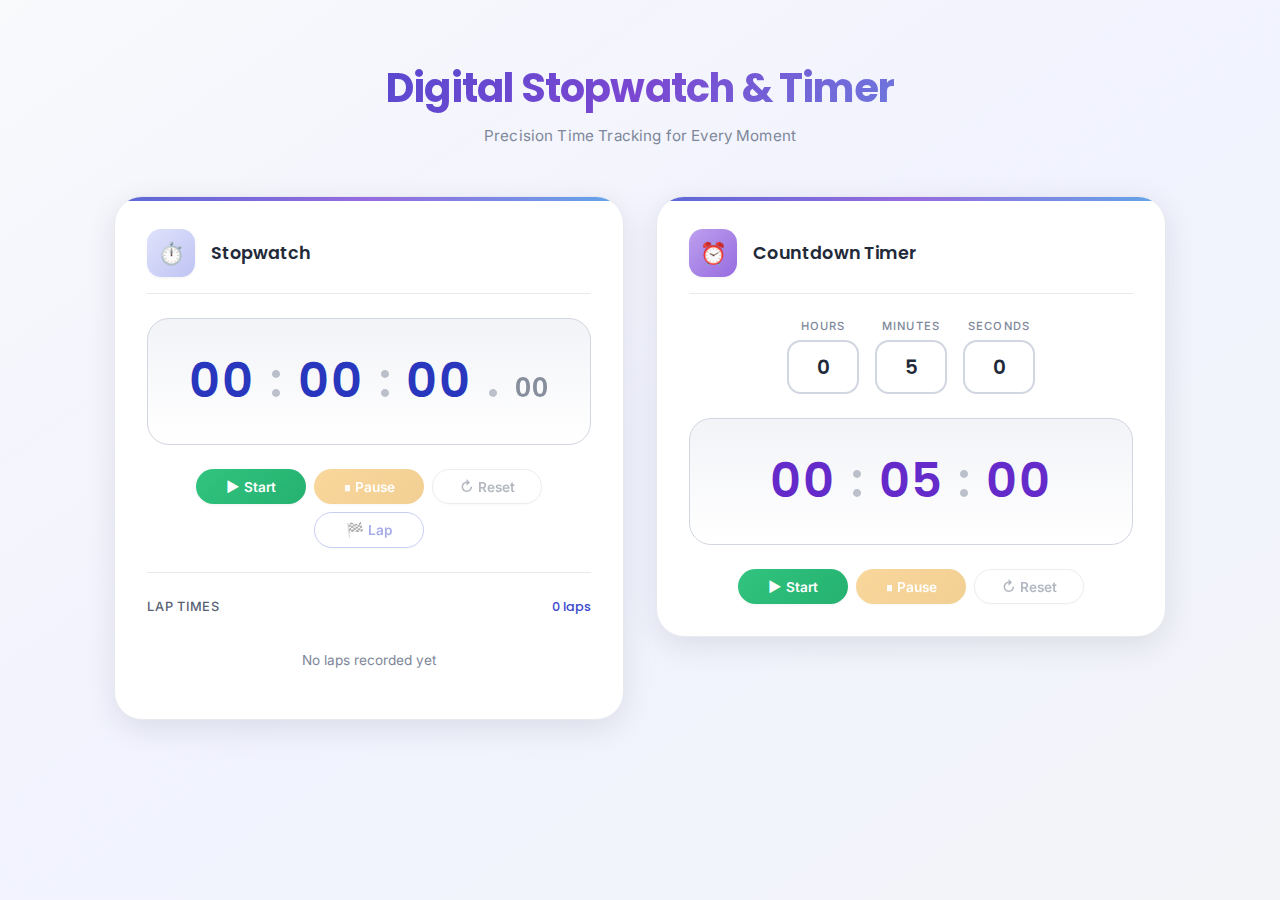
<file: index.html>
<!DOCTYPE html>
<html lang="en">

<head>
    <meta charset="UTF-8">
    <meta name="viewport" content="width=device-width, initial-scale=1.0">
    <meta name="description" content="Professional Digital Stopwatch & Countdown Timer App - Track time with precision">
    <title>Digital Stopwatch & Timer</title>

    <!-- Google Fonts -->
    <link rel="preconnect" href="https://fonts.googleapis.com">
    <link rel="preconnect" href="https://fonts.gstatic.com" crossorigin>
    <link
        href="https://fonts.googleapis.com/css2?family=Poppins:wght@400;500;600;700&family=Inter:wght@400;500;600&display=swap"
        rel="stylesheet">

    <!-- Stylesheet -->
    <link rel="stylesheet" href="style.css">
    <link rel="stylesheet" href="Animation.css">
</head>

<body>
    <!-- MAIN CONTAINER -->
    <div class="container">


        <!-- HEADER SECTION -->
        <header class="header">
            <h1 class="logo">Digital Stopwatch & Timer</h1>
            <p class="tagline">Precision Time Tracking for Every Moment</p>
        </header>

        <main class="main-content">

            <section class="card stopwatch-card">
                <!-- Card Header -->
                <div class="card-header">
                    <div class="card-icon stopwatch-icon">⏱️</div>
                    <h2 class="card-title">Stopwatch</h2>
                </div>

                <!-- Time Display -->
                <div class="time-display" id="stopwatch-display">
                    <span class="time-hours">00</span>
                    <span class="time-separator">:</span>
                    <span class="time-minutes">00</span>
                    <span class="time-separator">:</span>
                    <span class="time-seconds">00</span>
                    <span class="time-separator">.</span>
                    <span class="time-milliseconds">00</span>
                </div>

                <!-- Control Buttons -->
                <div class="btn-group">
                    <button class="btn btn-start" id="stopwatch-start" aria-label="Start stopwatch">
                        <span class="btn-icon">▶</span>
                        <span class="btn-text">Start</span>
                    </button>
                    <button class="btn btn-pause" id="stopwatch-pause" disabled aria-label="Pause stopwatch">
                        <span class="btn-icon">⏸</span>
                        <span class="btn-text">Pause</span>
                    </button>
                    <button class="btn btn-reset" id="stopwatch-reset" disabled aria-label="Reset stopwatch">
                        <span class="btn-icon">↻</span>
                        <span class="btn-text">Reset</span>
                    </button>
                    <button class="btn btn-lap" id="stopwatch-lap" disabled aria-label="Record lap">
                        <span class="btn-icon">🏁</span>
                        <span class="btn-text">Lap</span>
                    </button>
                </div>

                <!-- Lap Recording Section -->
                <div class="lap-section">
                    <div class="lap-header">
                        <span class="lap-title">Lap Times</span>
                        <span class="lap-count" id="lap-count">0 laps</span>
                    </div>
                    <div class="lap-list" id="lap-list">
                        <p class="lap-empty">No laps recorded yet</p>
                    </div>
                </div>
            </section>

            <!-- COUNTDOWN TIMER CARD -->

            <section class="card timer-card">
                <!-- Card Header -->
                <div class="card-header">
                    <div class="card-icon timer-icon">⏰</div>
                    <h2 class="card-title">Countdown Timer</h2>
                </div>

                <!-- Timer Input Fields -->
                <div class="timer-input-group" id="timer-inputs">
                    <div class="input-wrapper">
                        <label for="timer-hours">Hours</label>
                        <input type="number" id="timer-hours" class="timer-input" min="0" max="99" value="0"
                            placeholder="00" aria-label="Set hours">
                    </div>
                    <div class="input-wrapper">
                        <label for="timer-minutes">Minutes</label>
                        <input type="number" id="timer-minutes" class="timer-input" min="0" max="59" value="5"
                            placeholder="00" aria-label="Set minutes">
                    </div>
                    <div class="input-wrapper">
                        <label for="timer-seconds">Seconds</label>
                        <input type="number" id="timer-seconds" class="timer-input" min="0" max="59" value="0"
                            placeholder="00" aria-label="Set seconds">
                    </div>
                </div>

                <!-- Timer Display -->
                <div class="time-display timer-display" id="timer-display">
                    <span class="time-hours">00</span>
                    <span class="time-separator">:</span>
                    <span class="time-minutes">05</span>
                    <span class="time-separator">:</span>
                    <span class="time-seconds">00</span>
                </div>

                <!-- Control Buttons -->
                <div class="btn-group">
                    <button class="btn btn-start" id="timer-start" aria-label="Start timer">
                        <span class="btn-icon">▶</span>
                        <span class="btn-text">Start</span>
                    </button>
                    <button class="btn btn-pause" id="timer-pause" disabled aria-label="Pause timer">
                        <span class="btn-icon">⏸</span>
                        <span class="btn-text">Pause</span>
                    </button>
                    <button class="btn btn-reset" id="timer-reset" disabled aria-label="Reset timer">
                        <span class="btn-icon">↻</span>
                        <span class="btn-text">Reset</span>
                    </button>
                </div>
            </section>
        </main>

        <!-- TIMER COMPLETE OVERLAY/POPUP -->
        <div class="overlay hidden" id="timer-complete-overlay">
            <div class="overlay-content">
                <div class="overlay-icon">🔔</div>
                <h2 class="overlay-title">Time's Up!</h2>
                <p class="overlay-message">Your countdown timer has finished.</p>
                <button class="btn btn-start" id="timer-dismiss" aria-label="Dismiss alert">
                    <span class="btn-icon">✓</span>
                    <span class="btn-text">Dismiss</span>
                </button>
            </div>
        </div>

        <!-- JavaScript -->
        <script src="script.js"></script>
        <script src="utility.js"></script>
</body>

</html>
</file>
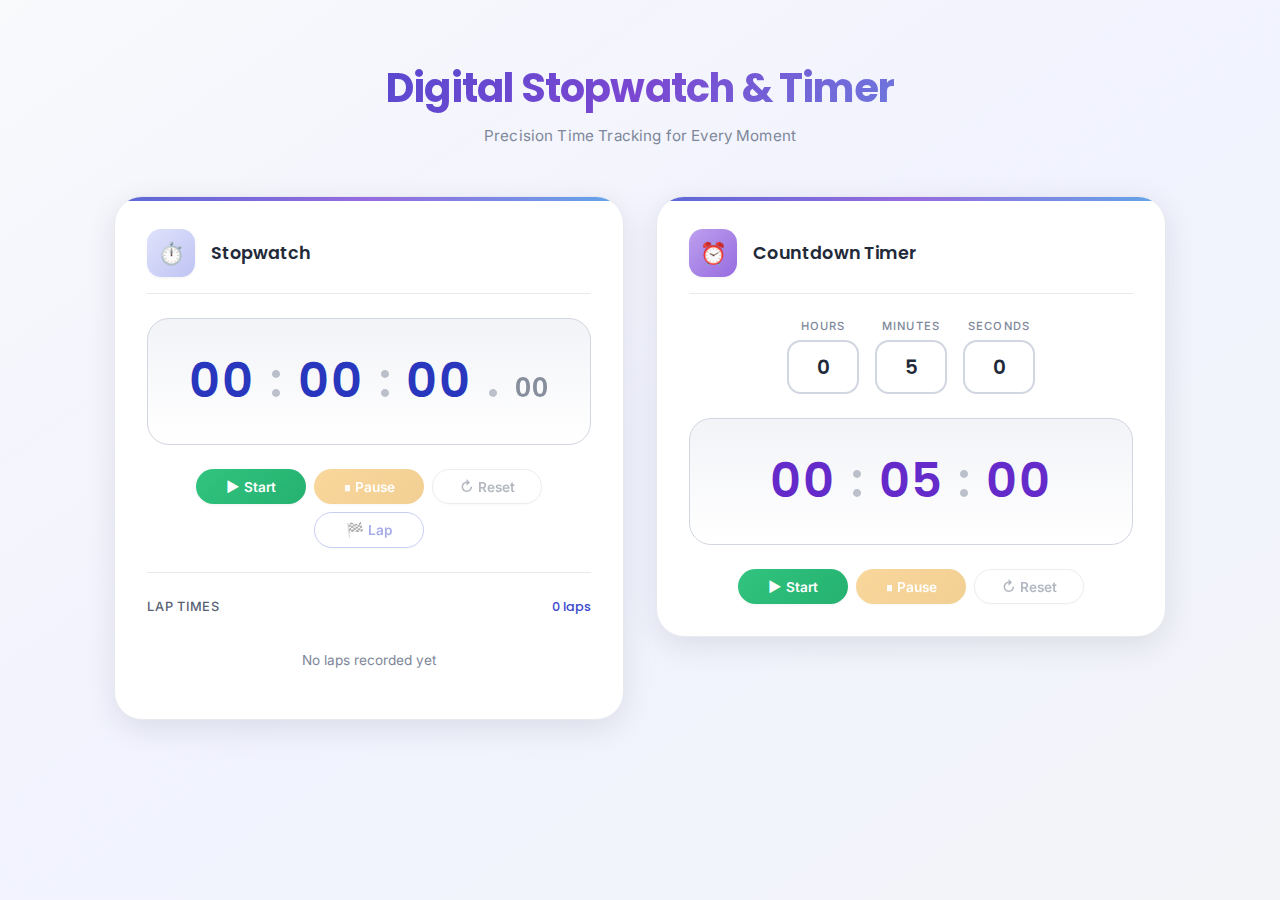
<file: timer.html>
<!DOCTYPE html>
<html lang="en">

<head>
    <meta charset="UTF-8">
    <meta name="viewport" content="width=device-width, initial-scale=1.0">
    <meta name="description" content="Professional Digital Stopwatch & Countdown Timer App - Track time with precision">
    <title>Digital Stopwatch & Timer</title>

    <!-- Google Fonts -->
    <link rel="preconnect" href="https://fonts.googleapis.com">
    <link rel="preconnect" href="https://fonts.gstatic.com" crossorigin>
    <link
        href="https://fonts.googleapis.com/css2?family=Poppins:wght@400;500;600;700&family=Inter:wght@400;500;600&display=swap"
        rel="stylesheet">

    <!-- Stylesheet -->
    <link rel="stylesheet" href="timer.css">
    <link rel="stylesheet" href="Animation.css">
</head>

<body>
    <!-- MAIN CONTAINER -->
    <div class="container">


        <!-- HEADER SECTION -->
        <header class="header">
            <h1 class="logo">Digital Stopwatch & Timer</h1>
            <p class="tagline">Precision Time Tracking for Every Moment</p>
        </header>

        <main class="main-content">

            <section class="card stopwatch-card">
                <!-- Card Header -->
                <div class="card-header">
                    <div class="card-icon stopwatch-icon">⏱️</div>
                    <h2 class="card-title">Stopwatch</h2>
                </div>

                <!-- Time Display -->
                <div class="time-display" id="stopwatch-display">
                    <span class="time-hours">00</span>
                    <span class="time-separator">:</span>
                    <span class="time-minutes">00</span>
                    <span class="time-separator">:</span>
                    <span class="time-seconds">00</span>
                    <span class="time-separator">.</span>
                    <span class="time-milliseconds">00</span>
                </div>

                <!-- Control Buttons -->
                <div class="btn-group">
                    <button class="btn btn-start" id="stopwatch-start" aria-label="Start stopwatch">
                        <span class="btn-icon">▶</span>
                        <span class="btn-text">Start</span>
                    </button>
                    <button class="btn btn-pause" id="stopwatch-pause" disabled aria-label="Pause stopwatch">
                        <span class="btn-icon">⏸</span>
                        <span class="btn-text">Pause</span>
                    </button>
                    <button class="btn btn-reset" id="stopwatch-reset" disabled aria-label="Reset stopwatch">
                        <span class="btn-icon">↻</span>
                        <span class="btn-text">Reset</span>
                    </button>
                    <button class="btn btn-lap" id="stopwatch-lap" disabled aria-label="Record lap">
                        <span class="btn-icon">🏁</span>
                        <span class="btn-text">Lap</span>
                    </button>
                </div>

                <!-- Lap Recording Section -->
                <div class="lap-section">
                    <div class="lap-header">
                        <span class="lap-title">Lap Times</span>
                        <span class="lap-count" id="lap-count">0 laps</span>
                    </div>
                    <div class="lap-list" id="lap-list">
                        <p class="lap-empty">No laps recorded yet</p>
                    </div>
                </div>
            </section>

            <!-- COUNTDOWN TIMER CARD -->

            <section class="card timer-card">
                <!-- Card Header -->
                <div class="card-header">
                    <div class="card-icon timer-icon">⏰</div>
                    <h2 class="card-title">Countdown Timer</h2>
                </div>

                <!-- Timer Input Fields -->
                <div class="timer-input-group" id="timer-inputs">
                    <div class="input-wrapper">
                        <label for="timer-hours">Hours</label>
                        <input type="number" id="timer-hours" class="timer-input" min="0" max="99" value="0"
                            placeholder="00" aria-label="Set hours">
                    </div>
                    <div class="input-wrapper">
                        <label for="timer-minutes">Minutes</label>
                        <input type="number" id="timer-minutes" class="timer-input" min="0" max="59" value="5"
                            placeholder="00" aria-label="Set minutes">
                    </div>
                    <div class="input-wrapper">
                        <label for="timer-seconds">Seconds</label>
                        <input type="number" id="timer-seconds" class="timer-input" min="0" max="59" value="0"
                            placeholder="00" aria-label="Set seconds">
                    </div>
                </div>

                <!-- Timer Display -->
                <div class="time-display timer-display" id="timer-display">
                    <span class="time-hours">00</span>
                    <span class="time-separator">:</span>
                    <span class="time-minutes">05</span>
                    <span class="time-separator">:</span>
                    <span class="time-seconds">00</span>
                </div>

                <!-- Control Buttons -->
                <div class="btn-group">
                    <button class="btn btn-start" id="timer-start" aria-label="Start timer">
                        <span class="btn-icon">▶</span>
                        <span class="btn-text">Start</span>
                    </button>
                    <button class="btn btn-pause" id="timer-pause" disabled aria-label="Pause timer">
                        <span class="btn-icon">⏸</span>
                        <span class="btn-text">Pause</span>
                    </button>
                    <button class="btn btn-reset" id="timer-reset" disabled aria-label="Reset timer">
                        <span class="btn-icon">↻</span>
                        <span class="btn-text">Reset</span>
                    </button>
                </div>
            </section>
        </main>

        <!-- TIMER COMPLETE OVERLAY/POPUP -->
        <div class="overlay hidden" id="timer-complete-overlay">
            <div class="overlay-content">
                <div class="overlay-icon">🔔</div>
                <h2 class="overlay-title">Time's Up!</h2>
                <p class="overlay-message">Your countdown timer has finished.</p>
                <button class="btn btn-start" id="timer-dismiss" aria-label="Dismiss alert">
                    <span class="btn-icon">✓</span>
                    <span class="btn-text">Dismiss</span>
                </button>
            </div>
        </div>

        <!-- JavaScript -->
        <script src="script.js"></script>
        <script src="utility.js"></script>
</body>

</html>
</file>
<file: Animation.css>
/* CSS VARIABLES - CLEAN WHITE GRADIENT THEME */
:root {
    /* Base Colors */
    --white: hsl(0, 0%, 100%);
    --off-white: hsl(220, 30%, 98%);
    --light-gray: hsl(220, 25%, 96%);
    --medium-gray: hsl(220, 20%, 88%);
    --dark-gray: hsl(220, 15%, 45%);

    /* Primary - Indigo/Blue */
    --primary-50: hsl(234, 85%, 97%);
    --primary-100: hsl(234, 75%, 93%);
    --primary-200: hsl(234, 70%, 85%);
    --primary-300: hsl(234, 65%, 72%);
    --primary-400: hsl(234, 60%, 60%);
    --primary-500: hsl(234, 60%, 52%);
    --primary-600: hsl(234, 65%, 45%);
    --primary-700: hsl(234, 70%, 38%);

    /* Accent - Violet */
    --accent-300: hsl(262, 70%, 78%);
    --accent-400: hsl(262, 65%, 65%);
    --accent-500: hsl(262, 60%, 55%);
    --accent-600: hsl(262, 65%, 48%);

    /* Secondary - Light Blue */
    --secondary-300: hsl(210, 80%, 78%);
    --secondary-400: hsl(210, 75%, 65%);
    --secondary-500: hsl(210, 70%, 55%);

    /* Text */
    --text-primary: hsl(220, 25%, 18%);
    --text-secondary: hsl(220, 15%, 40%);
    --text-muted: hsl(220, 12%, 55%);
    --text-light: hsl(220, 10%, 65%);

    /* Functional Colors */
    --success-400: hsl(152, 60%, 48%);
    --success-500: hsl(152, 65%, 42%);
    --warning-400: hsl(38, 90%, 55%);
    --warning-500: hsl(38, 85%, 48%);
    --danger-400: hsl(0, 72%, 58%);
    --danger-500: hsl(0, 68%, 52%);

    /* Backgrounds */
    --bg-page: hsl(225, 30%, 97%);
    --bg-card: hsl(0, 0%, 100%);
    --bg-display: hsl(225, 25%, 96%);

    /* Border */
    --border-light: hsl(220, 20%, 92%);
    --border-medium: hsl(220, 18%, 85%);

    /* Typography */
    --font-display: 'Poppins', sans-serif;
    --font-body: 'Inter', sans-serif;

    /* Spacing */
    --space-xs: 0.25rem;
    --space-sm: 0.5rem;
    --space-md: 1rem;
    --space-lg: 1.5rem;
    --space-xl: 2rem;
    --space-2xl: 3rem;

    /* Radius */
    --radius-sm: 10px;
    --radius-md: 14px;
    --radius-lg: 22px;
    --radius-xl: 28px;
    --radius-full: 9999px;

    /* Shadows */
    --shadow-sm: 0 1px 3px hsla(220, 30%, 15%, 0.06);
    --shadow-md: 0 4px 12px hsla(220, 30%, 15%, 0.08);
    --shadow-lg: 0 8px 30px hsla(220, 30%, 15%, 0.1);
    --shadow-xl: 0 16px 50px hsla(220, 30%, 15%, 0.12);
    --shadow-glow-primary: 0 8px 35px hsla(234, 60%, 52%, 0.25);
    --shadow-glow-accent: 0 8px 35px hsla(262, 60%, 55%, 0.2);
    --shadow-glow-success: 0 6px 25px hsla(152, 60%, 48%, 0.3);

    /* Transitions */
    --transition-fast: 150ms ease;
    --transition-normal: 250ms ease;
    --transition-slow: 400ms ease;
}

/* ANIMATIONS */
@keyframes softGlow {

    0%,
    100% {
        box-shadow: var(--shadow-md), 0 0 20px hsla(234, 60%, 52%, 0.15);
    }

    50% {
        box-shadow: var(--shadow-lg), 0 0 35px hsla(234, 60%, 52%, 0.25);
    }
}

@keyframes pulse {

    0%,
    100% {
        transform: scale(1);
        box-shadow: var(--shadow-md);
    }

    50% {
        transform: scale(1.01);
        box-shadow: 0 0 25px hsla(38, 90%, 55%, 0.3);
    }
}

@keyframes urgentPulse {
    0% {
        transform: scale(1);
        box-shadow: 0 0 15px hsla(0, 72%, 58%, 0.2);
    }

    100% {
        transform: scale(1.015);
        box-shadow: 0 0 30px hsla(0, 72%, 58%, 0.35);
    }
}

@keyframes slideIn {
    from {
        opacity: 0;
        transform: translateY(-8px);
    }

    to {
        opacity: 1;
        transform: translateY(0);
    }
}

@keyframes popIn {
    0% {
        opacity: 0;
        transform: scale(0.85);
    }

    100% {
        opacity: 1;
        transform: scale(1);
    }
}

@keyframes bounce {

    0%,
    100% {
        transform: translateY(0);
    }

    30% {
        transform: translateY(-12px);
    }

    50% {
        transform: translateY(-6px);
    }

    70% {
        transform: translateY(-3px);
    }
}

/* RESPONSIVE DESIGN */
@media (max-width: 480px) {
    .container {
        padding: var(--space-md);
    }

    .card {
        padding: var(--space-lg);
    }

    .btn-group {
        flex-direction: column;
    }

    .btn {
        width: 100%;
    }

    .timer-input-group {
        gap: var(--space-sm);
    }

    .timer-input {
        width: 65px;
        height: 50px;
        font-size: 1.1rem;
    }

    .time-display {
        font-size: clamp(1.75rem, 12vw, 2.5rem);
        padding: var(--space-md);
    }
}

@media (min-width: 481px) and (max-width: 899px) {
    .btn {
        min-width: 95px;
        padding: var(--space-sm) var(--space-md);
    }
}

/* ACCESSIBILITY */
@media (prefers-reduced-motion: reduce) {

    *,
    *::before,
    *::after {
        animation-duration: 0.01ms !important;
        animation-iteration-count: 1 !important;
        transition-duration: 0.01ms !important;
    }
}

/* High contrast mode support */
@media (prefers-contrast: high) {
    .card {
        border-width: 2px;
        border-color: var(--text-primary);
    }

    .time-display {
        border-width: 2px;
    }

    .btn {
        border: 2px solid currentColor;
    }
}
</file>
<file: style.css>
/* RESET & BASE */
*,
*::before,
*::after {
    box-sizing: border-box;
    margin: 0;
    padding: 0;
}

html {
    font-size: 16px;
    scroll-behavior: smooth;
}

body {
    font-family: var(--font-body);
    background: linear-gradient(145deg, var(--off-white) 0%, var(--primary-50) 50%, var(--light-gray) 100%);
    color: var(--text-primary);
    min-height: 100vh;
    line-height: 1.6;
}

/* CONTAINER */
.container {
    max-width: 1100px;
    margin: 0 auto;
    padding: var(--space-lg);
    min-height: 100vh;
    display: flex;
    flex-direction: column;
}

/* HEADER */
.header {
    text-align: center;
    padding: var(--space-xl) var(--space-md) var(--space-2xl);
}

.logo {
    font-family: var(--font-display);
    font-size: clamp(1.75rem, 5vw, 2.5rem);
    font-weight: 700;
    background: linear-gradient(135deg, var(--primary-500) 0%, var(--accent-500) 50%, var(--secondary-400) 100%);
    -webkit-background-clip: text;
    -webkit-text-fill-color: transparent;
    background-clip: text;
    letter-spacing: -0.02em;
}

.tagline {
    color: var(--text-muted);
    font-size: 0.95rem;
    margin-top: var(--space-xs);
    font-weight: 400;
    letter-spacing: 0.01em;
}

/* MAIN CONTENT GRID */
.main-content {
    display: grid;
    grid-template-columns: 1fr;
    gap: var(--space-xl);
    padding-bottom: var(--space-2xl);
    flex: 1;
}

@media (min-width: 900px) {
    .main-content {
        grid-template-columns: 1fr 1fr;
        align-items: start;
    }
}

/* CARD STYLES */
.card {
    background: var(--bg-card);
    border: 1px solid var(--border-light);
    border-radius: var(--radius-xl);
    padding: var(--space-xl);
    box-shadow: var(--shadow-lg);
    transition: transform var(--transition-normal), box-shadow var(--transition-normal);
    position: relative;
    overflow: hidden;
}

/* gradient top border */
.card::before {
    content: '';
    position: absolute;
    top: 0;
    left: 0;
    right: 0;
    height: 4px;
    background: linear-gradient(90deg, var(--primary-400), var(--accent-400), var(--secondary-400));
    border-radius: var(--radius-xl) var(--radius-xl) 0 0;
}

.card:hover {
    transform: translateY(-3px);
    box-shadow: var(--shadow-xl), var(--shadow-glow-primary);
}

.card-header {
    display: flex;
    align-items: center;
    gap: var(--space-md);
    margin-bottom: var(--space-lg);
    padding-bottom: var(--space-md);
    border-bottom: 1px solid var(--border-light);
}

.card-icon {
    width: 48px;
    height: 48px;
    display: flex;
    align-items: center;
    justify-content: center;
    border-radius: var(--radius-md);
    font-size: 1.35rem;
}

.stopwatch-icon {
    background: linear-gradient(135deg, var(--primary-100), var(--primary-200));
    box-shadow: var(--shadow-sm);
}

.timer-icon {
    background: linear-gradient(135deg, var(--accent-300), var(--accent-400));
    box-shadow: var(--shadow-sm);
}

.card-title {
    font-family: var(--font-display);
    font-size: 1.1rem;
    font-weight: 600;
    color: var(--text-primary);
    letter-spacing: -0.01em;
}

/* TIME DISPLAY */
.time-display {
    font-family: var(--font-display);
    font-size: clamp(2rem, 7vw, 3rem);
    font-weight: 600;
    text-align: center;
    padding: var(--space-lg) var(--space-md);
    background: linear-gradient(180deg, var(--bg-display) 0%, var(--white) 100%);
    border: 1px solid var(--border-medium);
    border-radius: var(--radius-lg);
    margin-bottom: var(--space-lg);
    letter-spacing: 0.02em;
    transition: all var(--transition-normal);
    color: var(--text-primary);
}

.stopwatch-card .time-display {
    color: var(--primary-600);
}

.stopwatch-card .time-display.running {
    background: linear-gradient(180deg, var(--primary-50) 0%, var(--white) 100%);
    border-color: var(--primary-300);
    box-shadow: var(--shadow-glow-primary);
    animation: softGlow 2s ease-in-out infinite;
}

.timer-card .time-display {
    color: var(--accent-600);
}

.timer-card .time-display.warning {
    background: linear-gradient(180deg, hsl(38, 95%, 95%) 0%, var(--white) 100%);
    border-color: var(--warning-400);
    color: var(--warning-500);
    animation: pulse 1.2s ease-in-out infinite;
}

.timer-card .time-display.danger {
    background: linear-gradient(180deg, hsl(0, 85%, 96%) 0%, var(--white) 100%);
    border-color: var(--danger-400);
    color: var(--danger-500);
    animation: urgentPulse 0.5s ease-in-out infinite alternate;
}

.time-separator {
    opacity: 0.5;
    margin: 0 3px;
    color: var(--text-muted);
}

.time-milliseconds {
    font-size: 0.55em;
    opacity: 0.7;
    color: var(--text-secondary);
}

/* BUTTONS */
.btn-group {
    display: flex;
    gap: var(--space-sm);
    justify-content: center;
    flex-wrap: wrap;
}

.btn {
    font-family: var(--font-body);
    font-size: 0.85rem;
    font-weight: 600;
    padding: var(--space-sm) var(--space-lg);
    border: none;
    border-radius: var(--radius-full);
    cursor: pointer;
    transition: all var(--transition-fast);
    display: flex;
    align-items: center;
    gap: var(--space-xs);
    min-width: 110px;
    justify-content: center;
    box-shadow: var(--shadow-sm);
}

.btn:disabled {
    opacity: 0.45;
    cursor: not-allowed;
}

.btn:focus {
    outline: 2px solid var(--primary-400);
    outline-offset: 2px;
}

.btn-icon {
    font-size: 0.9rem;
}

.btn-start {
    background: linear-gradient(135deg, var(--success-400), var(--success-500));
    color: var(--white);
}

.btn-start:hover:not(:disabled) {
    transform: translateY(-2px);
    box-shadow: var(--shadow-glow-success);
}

.btn-pause {
    background: linear-gradient(135deg, var(--warning-400), var(--warning-500));
    color: var(--white);
}

.btn-pause:hover:not(:disabled) {
    transform: translateY(-2px);
    box-shadow: 0 6px 25px hsla(38, 90%, 55%, 0.35);
}

.btn-reset {
    background: var(--white);
    color: var(--text-secondary);
    border: 1.5px solid var(--border-medium);
}

.btn-reset:hover:not(:disabled) {
    border-color: var(--danger-400);
    color: var(--danger-500);
    background: hsl(0, 85%, 98%);
}

.btn-lap {
    background: var(--white);
    color: var(--primary-500);
    border: 1.5px solid var(--primary-300);
}

.btn-lap:hover:not(:disabled) {
    background: linear-gradient(135deg, var(--primary-400), var(--primary-500));
    color: var(--white);
    border-color: transparent;
}

/* TIMER INPUT */
.timer-input-group {
    display: flex;
    justify-content: center;
    gap: var(--space-md);
    margin-bottom: var(--space-lg);
    flex-wrap: wrap;
}

.input-wrapper {
    display: flex;
    flex-direction: column;
    align-items: center;
    gap: var(--space-xs);
}

.input-wrapper label {
    font-size: 0.7rem;
    color: var(--text-muted);
    text-transform: uppercase;
    letter-spacing: 0.1em;
    font-weight: 500;
}

.timer-input {
    width: 72px;
    height: 54px;
    font-family: var(--font-display);
    font-size: 1.25rem;
    font-weight: 600;
    text-align: center;
    background: var(--white);
    border: 2px solid var(--border-medium);
    border-radius: var(--radius-md);
    color: var(--text-primary);
    transition: all var(--transition-fast);
}

.timer-input:focus {
    outline: none;
    border-color: var(--accent-400);
    box-shadow: 0 0 0 4px hsla(262, 60%, 55%, 0.12);
}

.timer-input:disabled {
    opacity: 0.5;
    cursor: not-allowed;
    background: var(--light-gray);
}

.timer-input::-webkit-inner-spin-button,
.timer-input::-webkit-outer-spin-button {
    -webkit-appearance: none;
    margin: 0;
}

/* LAP SECTION */
.lap-section {
    margin-top: var(--space-lg);
    border-top: 1px solid var(--border-light);
    padding-top: var(--space-lg);
}

.lap-header {
    display: flex;
    justify-content: space-between;
    align-items: center;
    margin-bottom: var(--space-md);
}

.lap-title {
    font-size: 0.8rem;
    color: var(--text-secondary);
    text-transform: uppercase;
    letter-spacing: 0.06em;
    font-weight: 500;
}

.lap-count {
    font-family: var(--font-display);
    font-size: 0.8rem;
    color: var(--primary-500);
    font-weight: 500;
}

.lap-list {
    max-height: 180px;
    overflow-y: auto;
    display: flex;
    flex-direction: column;
    gap: var(--space-xs);
}

.lap-list::-webkit-scrollbar {
    width: 5px;
}

.lap-list::-webkit-scrollbar-track {
    background: var(--light-gray);
    border-radius: var(--radius-full);
}

.lap-list::-webkit-scrollbar-thumb {
    background: var(--border-medium);
    border-radius: var(--radius-full);
}

.lap-item {
    display: flex;
    justify-content: space-between;
    align-items: center;
    padding: var(--space-sm) var(--space-md);
    background: var(--bg-display);
    border-radius: var(--radius-sm);
    font-family: var(--font-display);
    font-size: 0.82rem;
    animation: slideIn 0.25s ease;
    border: 1px solid var(--border-light);
}

.lap-number {
    color: var(--text-muted);
    font-size: 0.75rem;
    font-weight: 500;
}

.lap-time {
    color: var(--primary-600);
    font-weight: 600;
}

.lap-diff {
    color: var(--text-secondary);
    font-size: 0.78rem;
}

.lap-empty {
    color: var(--text-muted);
    font-size: 0.85rem;
    text-align: center;
    padding: var(--space-md);
    font-family: var(--font-body);
}

/* OVERLAY */
.overlay {
    position: fixed;
    inset: 0;
    background: hsla(220, 30%, 98%, 0.92);
    display: flex;
    align-items: center;
    justify-content: center;
    z-index: 1000;
    backdrop-filter: blur(12px);
    transition: opacity var(--transition-normal);
}

.overlay.hidden {
    opacity: 0;
    pointer-events: none;
}

.overlay-content {
    text-align: center;
    padding: var(--space-2xl);
    background: var(--white);
    border: 1px solid var(--border-light);
    border-radius: var(--radius-xl);
    box-shadow: var(--shadow-xl);
    animation: popIn 0.4s cubic-bezier(0.34, 1.56, 0.64, 1);
    max-width: 380px;
    margin: var(--space-lg);
}

.overlay-icon {
    font-size: 4rem;
    margin-bottom: var(--space-md);
    animation: bounce 0.6s ease;
}

.overlay-title {
    font-family: var(--font-display);
    font-size: 1.6rem;
    font-weight: 700;
    background: linear-gradient(135deg, var(--primary-500), var(--accent-500));
    -webkit-background-clip: text;
    -webkit-text-fill-color: transparent;
    background-clip: text;
    margin-bottom: var(--space-xs);
}

.overlay-message {
    color: var(--text-secondary);
    margin-bottom: var(--space-lg);
    font-size: 0.95rem;
}
</file>
<file: timer.css>
/* RESET & BASE */
*,
*::before,
*::after {
    box-sizing: border-box;
    margin: 0;
    padding: 0;
}

html {
    font-size: 16px;
    scroll-behavior: smooth;
}

body {
    font-family: var(--font-body);
    background: linear-gradient(145deg, var(--off-white) 0%, var(--primary-50) 50%, var(--light-gray) 100%);
    color: var(--text-primary);
    min-height: 100vh;
    line-height: 1.6;
}

/* CONTAINER */
.container {
    max-width: 1100px;
    margin: 0 auto;
    padding: var(--space-lg);
    min-height: 100vh;
    display: flex;
    flex-direction: column;
}

/* HEADER */
.header {
    text-align: center;
    padding: var(--space-xl) var(--space-md) var(--space-2xl);
}

.logo {
    font-family: var(--font-display);
    font-size: clamp(1.75rem, 5vw, 2.5rem);
    font-weight: 700;
    background: linear-gradient(135deg, var(--primary-500) 0%, var(--accent-500) 50%, var(--secondary-400) 100%);
    -webkit-background-clip: text;
    -webkit-text-fill-color: transparent;
    background-clip: text;
    letter-spacing: -0.02em;
}

.tagline {
    color: var(--text-muted);
    font-size: 0.95rem;
    margin-top: var(--space-xs);
    font-weight: 400;
    letter-spacing: 0.01em;
}

/* MAIN CONTENT GRID */
.main-content {
    display: grid;
    grid-template-columns: 1fr;
    gap: var(--space-xl);
    padding-bottom: var(--space-2xl);
    flex: 1;
}

@media (min-width: 900px) {
    .main-content {
        grid-template-columns: 1fr 1fr;
        align-items: start;
    }
}

/* CARD STYLES */
.card {
    background: var(--bg-card);
    border: 1px solid var(--border-light);
    border-radius: var(--radius-xl);
    padding: var(--space-xl);
    box-shadow: var(--shadow-lg);
    transition: transform var(--transition-normal), box-shadow var(--transition-normal);
    position: relative;
    overflow: hidden;
}

/* gradient top border */
.card::before {
    content: '';
    position: absolute;
    top: 0;
    left: 0;
    right: 0;
    height: 4px;
    background: linear-gradient(90deg, var(--primary-400), var(--accent-400), var(--secondary-400));
    border-radius: var(--radius-xl) var(--radius-xl) 0 0;
}

.card:hover {
    transform: translateY(-3px);
    box-shadow: var(--shadow-xl), var(--shadow-glow-primary);
}

.card-header {
    display: flex;
    align-items: center;
    gap: var(--space-md);
    margin-bottom: var(--space-lg);
    padding-bottom: var(--space-md);
    border-bottom: 1px solid var(--border-light);
}

.card-icon {
    width: 48px;
    height: 48px;
    display: flex;
    align-items: center;
    justify-content: center;
    border-radius: var(--radius-md);
    font-size: 1.35rem;
}

.stopwatch-icon {
    background: linear-gradient(135deg, var(--primary-100), var(--primary-200));
    box-shadow: var(--shadow-sm);
}

.timer-icon {
    background: linear-gradient(135deg, var(--accent-300), var(--accent-400));
    box-shadow: var(--shadow-sm);
}

.card-title {
    font-family: var(--font-display);
    font-size: 1.1rem;
    font-weight: 600;
    color: var(--text-primary);
    letter-spacing: -0.01em;
}

/* TIME DISPLAY */
.time-display {
    font-family: var(--font-display);
    font-size: clamp(2rem, 7vw, 3rem);
    font-weight: 600;
    text-align: center;
    padding: var(--space-lg) var(--space-md);
    background: linear-gradient(180deg, var(--bg-display) 0%, var(--white) 100%);
    border: 1px solid var(--border-medium);
    border-radius: var(--radius-lg);
    margin-bottom: var(--space-lg);
    letter-spacing: 0.02em;
    transition: all var(--transition-normal);
    color: var(--text-primary);
}

.stopwatch-card .time-display {
    color: var(--primary-600);
}

.stopwatch-card .time-display.running {
    background: linear-gradient(180deg, var(--primary-50) 0%, var(--white) 100%);
    border-color: var(--primary-300);
    box-shadow: var(--shadow-glow-primary);
    animation: softGlow 2s ease-in-out infinite;
}

.timer-card .time-display {
    color: var(--accent-600);
}

.timer-card .time-display.warning {
    background: linear-gradient(180deg, hsl(38, 95%, 95%) 0%, var(--white) 100%);
    border-color: var(--warning-400);
    color: var(--warning-500);
    animation: pulse 1.2s ease-in-out infinite;
}

.timer-card .time-display.danger {
    background: linear-gradient(180deg, hsl(0, 85%, 96%) 0%, var(--white) 100%);
    border-color: var(--danger-400);
    color: var(--danger-500);
    animation: urgentPulse 0.5s ease-in-out infinite alternate;
}

.time-separator {
    opacity: 0.5;
    margin: 0 3px;
    color: var(--text-muted);
}

.time-milliseconds {
    font-size: 0.55em;
    opacity: 0.7;
    color: var(--text-secondary);
}

/* BUTTONS */
.btn-group {
    display: flex;
    gap: var(--space-sm);
    justify-content: center;
    flex-wrap: wrap;
}

.btn {
    font-family: var(--font-body);
    font-size: 0.85rem;
    font-weight: 600;
    padding: var(--space-sm) var(--space-lg);
    border: none;
    border-radius: var(--radius-full);
    cursor: pointer;
    transition: all var(--transition-fast);
    display: flex;
    align-items: center;
    gap: var(--space-xs);
    min-width: 110px;
    justify-content: center;
    box-shadow: var(--shadow-sm);
}

.btn:disabled {
    opacity: 0.45;
    cursor: not-allowed;
}

.btn:focus {
    outline: 2px solid var(--primary-400);
    outline-offset: 2px;
}

.btn-icon {
    font-size: 0.9rem;
}

.btn-start {
    background: linear-gradient(135deg, var(--success-400), var(--success-500));
    color: var(--white);
}

.btn-start:hover:not(:disabled) {
    transform: translateY(-2px);
    box-shadow: var(--shadow-glow-success);
}

.btn-pause {
    background: linear-gradient(135deg, var(--warning-400), var(--warning-500));
    color: var(--white);
}

.btn-pause:hover:not(:disabled) {
    transform: translateY(-2px);
    box-shadow: 0 6px 25px hsla(38, 90%, 55%, 0.35);
}

.btn-reset {
    background: var(--white);
    color: var(--text-secondary);
    border: 1.5px solid var(--border-medium);
}

.btn-reset:hover:not(:disabled) {
    border-color: var(--danger-400);
    color: var(--danger-500);
    background: hsl(0, 85%, 98%);
}

.btn-lap {
    background: var(--white);
    color: var(--primary-500);
    border: 1.5px solid var(--primary-300);
}

.btn-lap:hover:not(:disabled) {
    background: linear-gradient(135deg, var(--primary-400), var(--primary-500));
    color: var(--white);
    border-color: transparent;
}

/* TIMER INPUT */
.timer-input-group {
    display: flex;
    justify-content: center;
    gap: var(--space-md);
    margin-bottom: var(--space-lg);
    flex-wrap: wrap;
}

.input-wrapper {
    display: flex;
    flex-direction: column;
    align-items: center;
    gap: var(--space-xs);
}

.input-wrapper label {
    font-size: 0.7rem;
    color: var(--text-muted);
    text-transform: uppercase;
    letter-spacing: 0.1em;
    font-weight: 500;
}

.timer-input {
    width: 72px;
    height: 54px;
    font-family: var(--font-display);
    font-size: 1.25rem;
    font-weight: 600;
    text-align: center;
    background: var(--white);
    border: 2px solid var(--border-medium);
    border-radius: var(--radius-md);
    color: var(--text-primary);
    transition: all var(--transition-fast);
}

.timer-input:focus {
    outline: none;
    border-color: var(--accent-400);
    box-shadow: 0 0 0 4px hsla(262, 60%, 55%, 0.12);
}

.timer-input:disabled {
    opacity: 0.5;
    cursor: not-allowed;
    background: var(--light-gray);
}

.timer-input::-webkit-inner-spin-button,
.timer-input::-webkit-outer-spin-button {
    -webkit-appearance: none;
    margin: 0;
}

/* LAP SECTION */
.lap-section {
    margin-top: var(--space-lg);
    border-top: 1px solid var(--border-light);
    padding-top: var(--space-lg);
}

.lap-header {
    display: flex;
    justify-content: space-between;
    align-items: center;
    margin-bottom: var(--space-md);
}

.lap-title {
    font-size: 0.8rem;
    color: var(--text-secondary);
    text-transform: uppercase;
    letter-spacing: 0.06em;
    font-weight: 500;
}

.lap-count {
    font-family: var(--font-display);
    font-size: 0.8rem;
    color: var(--primary-500);
    font-weight: 500;
}

.lap-list {
    max-height: 180px;
    overflow-y: auto;
    display: flex;
    flex-direction: column;
    gap: var(--space-xs);
}

.lap-list::-webkit-scrollbar {
    width: 5px;
}

.lap-list::-webkit-scrollbar-track {
    background: var(--light-gray);
    border-radius: var(--radius-full);
}

.lap-list::-webkit-scrollbar-thumb {
    background: var(--border-medium);
    border-radius: var(--radius-full);
}

.lap-item {
    display: flex;
    justify-content: space-between;
    align-items: center;
    padding: var(--space-sm) var(--space-md);
    background: var(--bg-display);
    border-radius: var(--radius-sm);
    font-family: var(--font-display);
    font-size: 0.82rem;
    animation: slideIn 0.25s ease;
    border: 1px solid var(--border-light);
}

.lap-number {
    color: var(--text-muted);
    font-size: 0.75rem;
    font-weight: 500;
}

.lap-time {
    color: var(--primary-600);
    font-weight: 600;
}

.lap-diff {
    color: var(--text-secondary);
    font-size: 0.78rem;
}

.lap-empty {
    color: var(--text-muted);
    font-size: 0.85rem;
    text-align: center;
    padding: var(--space-md);
    font-family: var(--font-body);
}

/* OVERLAY */
.overlay {
    position: fixed;
    inset: 0;
    background: hsla(220, 30%, 98%, 0.92);
    display: flex;
    align-items: center;
    justify-content: center;
    z-index: 1000;
    backdrop-filter: blur(12px);
    transition: opacity var(--transition-normal);
}

.overlay.hidden {
    opacity: 0;
    pointer-events: none;
}

.overlay-content {
    text-align: center;
    padding: var(--space-2xl);
    background: var(--white);
    border: 1px solid var(--border-light);
    border-radius: var(--radius-xl);
    box-shadow: var(--shadow-xl);
    animation: popIn 0.4s cubic-bezier(0.34, 1.56, 0.64, 1);
    max-width: 380px;
    margin: var(--space-lg);
}

.overlay-icon {
    font-size: 4rem;
    margin-bottom: var(--space-md);
    animation: bounce 0.6s ease;
}

.overlay-title {
    font-family: var(--font-display);
    font-size: 1.6rem;
    font-weight: 700;
    background: linear-gradient(135deg, var(--primary-500), var(--accent-500));
    -webkit-background-clip: text;
    -webkit-text-fill-color: transparent;
    background-clip: text;
    margin-bottom: var(--space-xs);
}

.overlay-message {
    color: var(--text-secondary);
    margin-bottom: var(--space-lg);
    font-size: 0.95rem;
}
</file>
